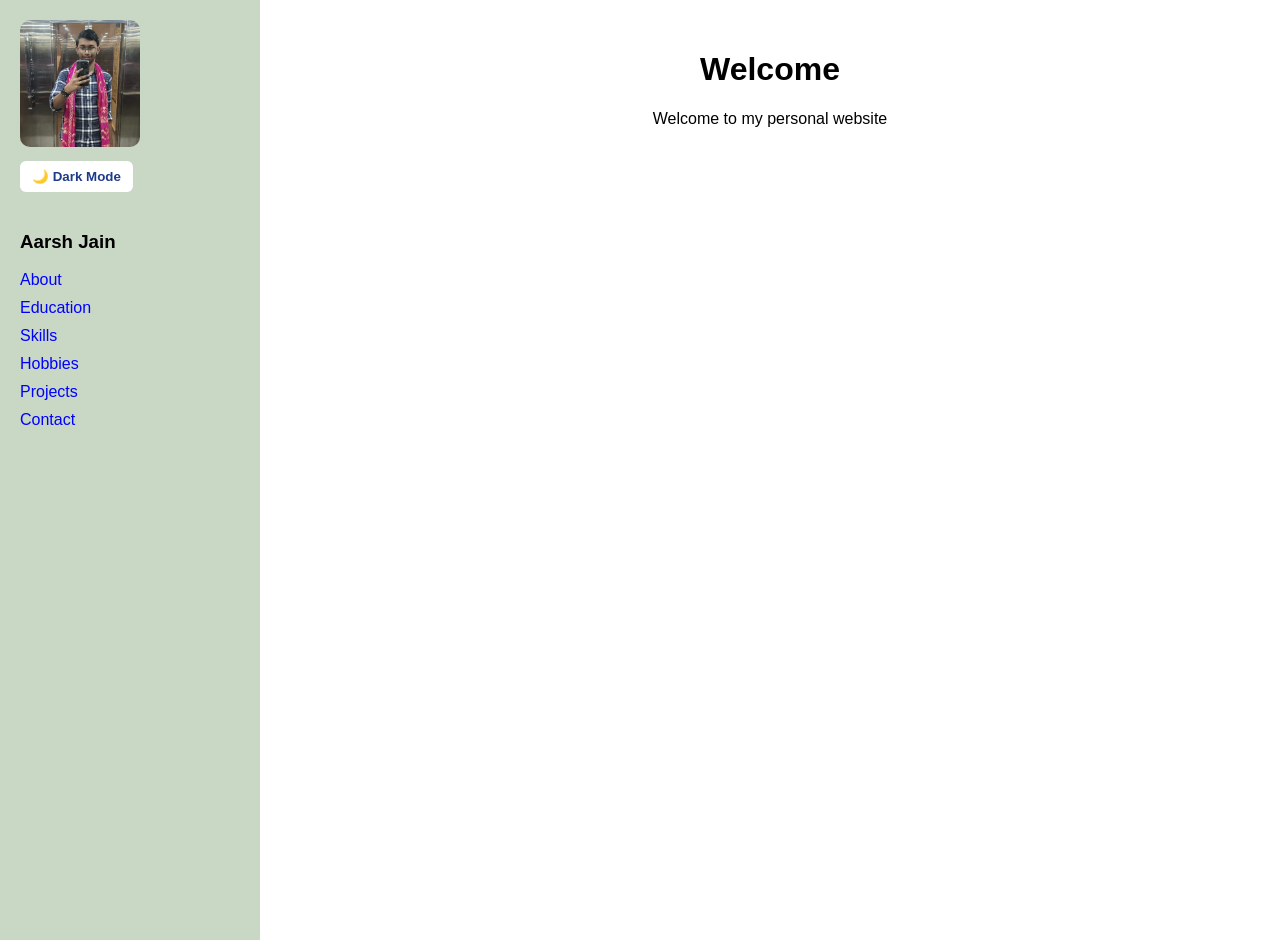
<file: index.html>
<!DOCTYPE html>
<html>
<head>
<title>Aarsh Jain</title>
<link rel="stylesheet" href="style.css">
</head>

<body>

<div class="container">

<div class="sidebar">

<img src="pfp.jpeg" width="120">
<button onclick="toggleDarkMode()" class="dark-btn">🌙 Dark Mode</button>
<h3>Aarsh Jain</h3>

<a href="index1.html">About</a>
<a href="index2.html">Education</a>
<a href="index3.html">Skills</a>
<a href="index4.html">Hobbies</a>
<a href="index5.html">Projects</a>
<a href="index6.html">Contact</a>

</div>

<div class="content">

<h1><center>Welcome</center></h1>

<p>
<center>Welcome to my personal website </center>
</p>

</div>

</div>
<script>
function toggleDarkMode(){
document.body.classList.toggle("dark-mode");
}
</script>
</body>
</html>
</file>
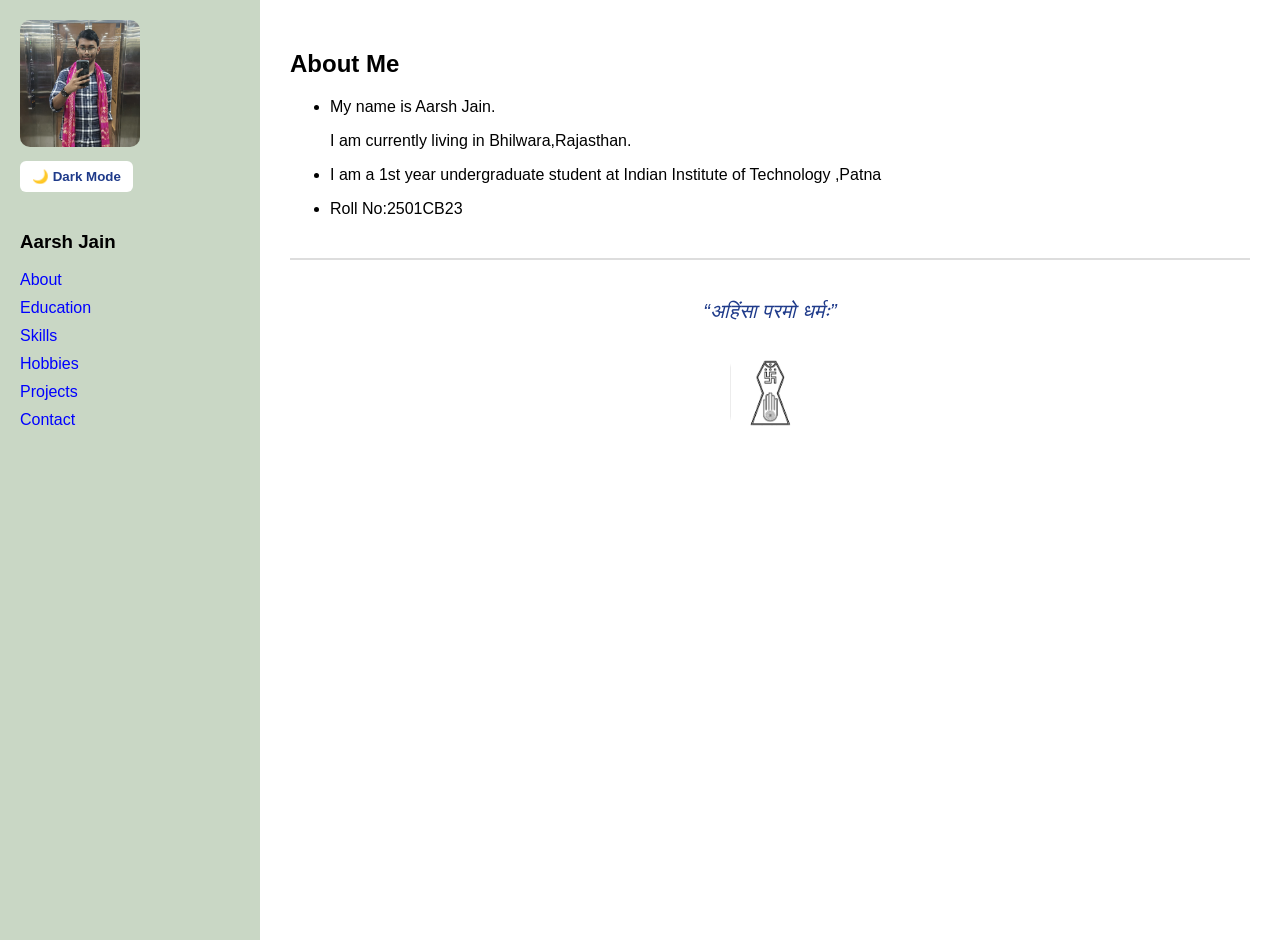
<file: index1.html>
<!DOCTYPE html>
<html>
<head>
<title>About Me</title>
<link rel="stylesheet" href="style.css">
</head>

<body>

<div class="container">

<div class="sidebar">

<img src="pfp.jpeg" width="120">
<button onclick="toggleDarkMode()" class="dark-btn">🌙 Dark Mode</button>
<h3>Aarsh Jain</h3>

<a href="index1.html">About</a>
<a href="index2.html">Education</a>
<a href="index3.html">Skills</a>
<a href="index4.html">Hobbies</a>
<a href="index5.html">Projects</a>
<a href="index6.html">Contact</a>

</div>

<div class="content">

<h2>About Me</h2>

<p>
<ul>
<li>My name is Aarsh Jain.</li>
<p>I am currently living in Bhilwara,Rajasthan.</p>
<li>I am a 1st year undergraduate student at Indian Institute of Technology ,Patna</li>
<p> </p>
<li>Roll No:2501CB23</li>

</ul>
</p>
<div class="quote">
<p>“अहिंसा परमो धर्मः”</p>
<img src="jain-symbol.png" alt="Jainism Symbol" class="jain-logo">
</div>
</div>

</div>

<script>
function toggleDarkMode(){
document.body.classList.toggle("dark-mode");
}
</script>
</body>
</html>
</file>
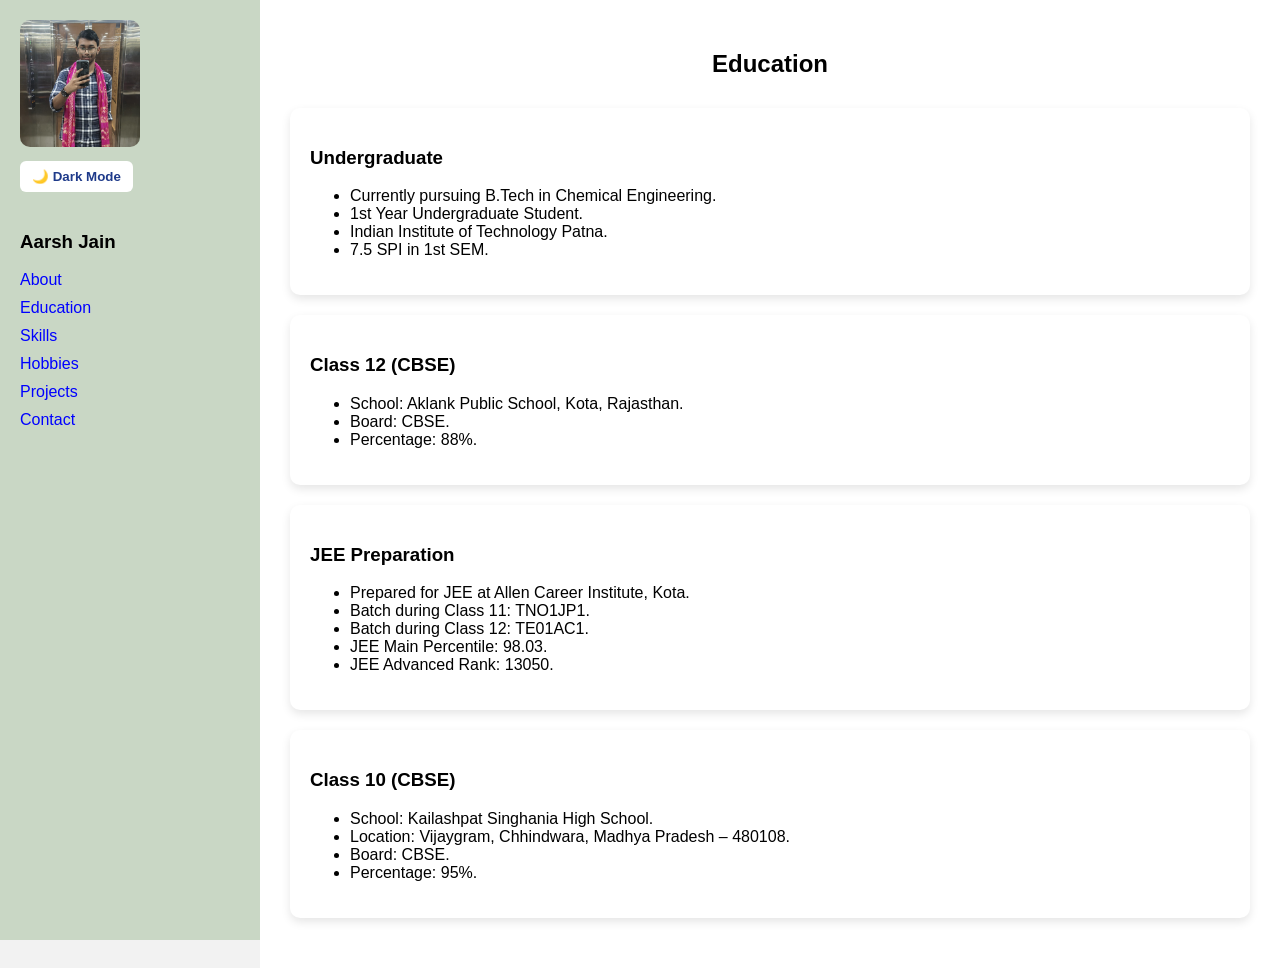
<file: index2.html>
<!DOCTYPE html>
<html>
<head>
<title>Education</title>
<link rel="stylesheet" href="style.css">

<style>

.edu-box{
margin-top:30px;
}

.edu-card{
background:white;
padding:20px;
margin-bottom:20px;
border-radius:10px;
box-shadow:0 4px 10px rgba(0,0,0,0.1);
transition:transform 0.3s, box-shadow 0.3s;
}

.edu-card:hover{
transform:translateY(-5px);
box-shadow:0 10px 18px rgba(0,0,0,0.2);
}

</style>

</head>

<body>

<div class="container">

<div class="sidebar">

<img src="pfp.jpeg" width="120">
<button onclick="toggleDarkMode()" class="dark-btn">🌙 Dark Mode</button>
<h3>Aarsh Jain</h3>

<a href="index1.html">About</a>
<a href="index2.html">Education</a>
<a href="index3.html">Skills</a>
<a href="index4.html">Hobbies</a>
<a href="index5.html">Projects</a>
<a href="index6.html">Contact</a>

</div>

<div class="content">

<h2 style="text-align:center;">Education</h2>

<div class="edu-box">

<div class="edu-card">
<h3>Undergraduate</h3>
<ul>
<li>Currently pursuing B.Tech in Chemical Engineering.</li>
<li>1st Year Undergraduate Student.</li>
<li>Indian Institute of Technology Patna.</li>
<li>7.5 SPI in 1st SEM.</li>
</ul>
</div>

<div class="edu-card">
<h3>Class 12 (CBSE)</h3>
<ul>
<li>School: Aklank Public School, Kota, Rajasthan.</li>
<li>Board: CBSE.</li>
<li>Percentage: 88%.</li>
</ul>
</div>

<div class="edu-card">
<h3>JEE Preparation</h3>
<ul>
<li>Prepared for JEE at Allen Career Institute, Kota.</li>
<li>Batch during Class 11: TNO1JP1.</li>
<li>Batch during Class 12: TE01AC1.</li>
<li>JEE Main Percentile: 98.03.</li>
<li>JEE Advanced Rank: 13050.</li>
</ul>
</div>

<div class="edu-card">
<h3>Class 10 (CBSE)</h3>
<ul>
<li>School: Kailashpat Singhania High School.</li>
<li>Location: Vijaygram, Chhindwara, Madhya Pradesh – 480108.</li>
<li>Board: CBSE.</li>
<li>Percentage: 95%.</li>
</ul>
</div>

</div>

</div>

</div>
<script>
function toggleDarkMode(){
document.body.classList.toggle("dark-mode");
}
</script>
</body>
</html>
</file>
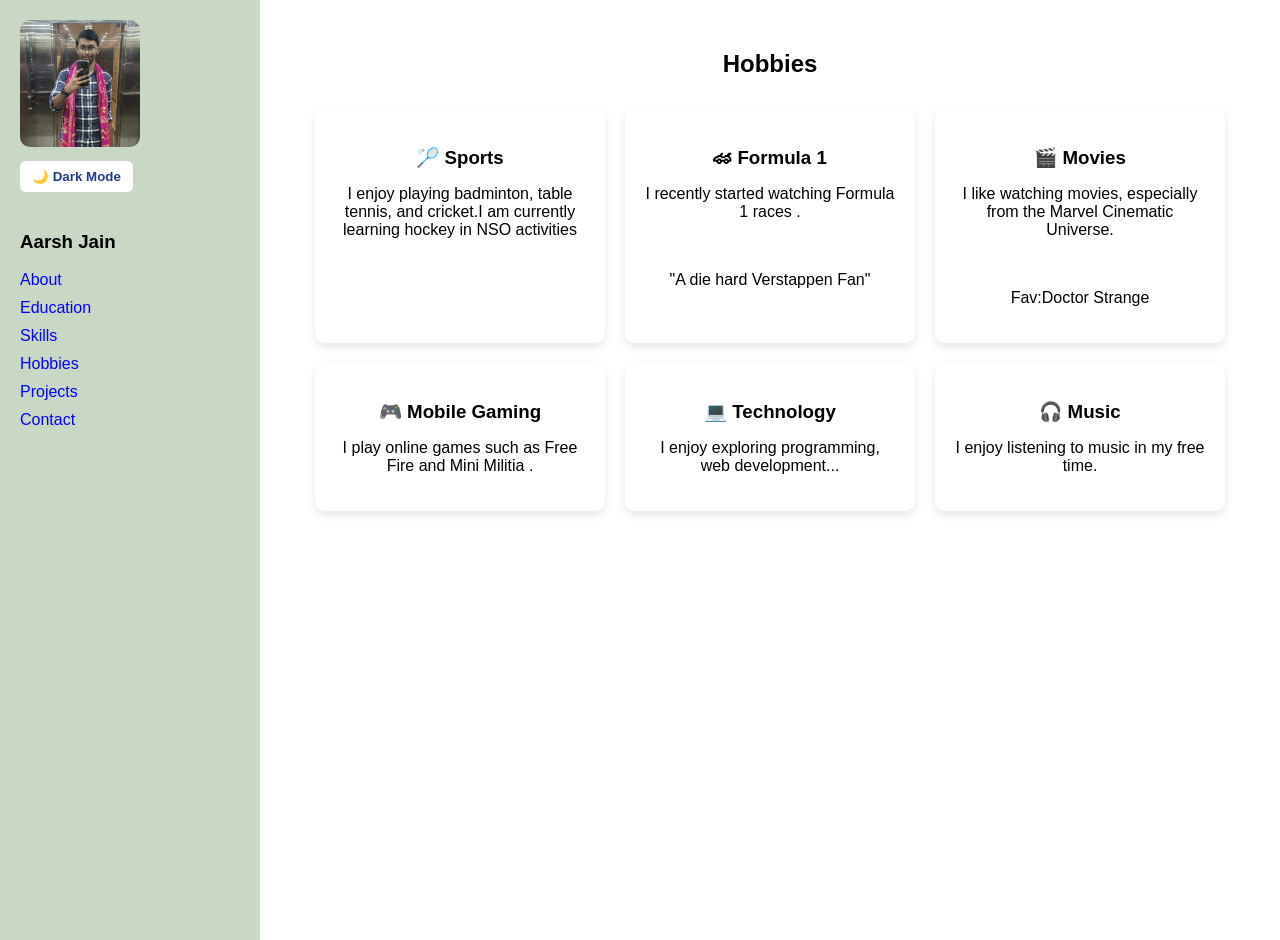
<file: index4.html>
<!DOCTYPE html>
<html>
<head>
<title>Hobbies</title>
<link rel="stylesheet" href="style.css">

<style>

.hobby-container{
display:flex;
flex-wrap:wrap;
gap:20px;
justify-content:center;
margin-top:30px;
}

.hobby-card{
background:white;
width:250px;
padding:20px;
border-radius:10px;
box-shadow:0 4px 10px rgba(0,0,0,0.1);
transition:transform 0.3s, box-shadow 0.3s, background 0.3s;
text-align:center;
}

.hobby-card:hover{
transform:translateY(-10px);
box-shadow:0 10px 20px rgba(0,0,0,0.2);
background:#f0f7ff;
}

.hobby-card h3{
margin-bottom:10px;
}

</style>

</head>

<body>

<div class="container">

<div class="sidebar">

<img src="pfp.jpeg" width="120">
<button onclick="toggleDarkMode()" class="dark-btn">🌙 Dark Mode</button>
<h3>Aarsh Jain</h3>

<a href="index1.html">About</a>
<a href="index2.html">Education</a>
<a href="index3.html">Skills</a>
<a href="index4.html">Hobbies</a>
<a href="index5.html">Projects</a>
<a href="index6.html">Contact</a>
</div>

<div class="content">

<h2 style="text-align:center;">Hobbies</h2>

<div class="hobby-container">

<div class="hobby-card">
<h3>🏸 Sports</h3>
<p>I enjoy playing badminton, table tennis, and cricket.I am currently learning hockey in NSO activities</p>
</div>

<div class="hobby-card">
<h3>🏎 Formula 1</h3>
<p>I recently started watching Formula 1 races .</p><br>
<p>"A die hard Verstappen Fan" </p>
</div>

<div class="hobby-card">
<h3>🎬 Movies</h3>
<p>I like watching movies, especially from the Marvel Cinematic Universe.</p> <br>
<p> Fav:Doctor Strange </p>
</div>

<div class="hobby-card">
<h3>🎮 Mobile Gaming</h3>
<p>I play online games such as Free Fire and Mini Militia .</p>
</div>

<div class="hobby-card">
<h3>💻 Technology</h3>
<p>I enjoy exploring programming, web development...</p>
</div>

<div class="hobby-card">
<h3>🎧 Music</h3>
<p>I enjoy listening to music in my free time.</p>
</div>
</div>

</div>

</div>
<script>
function toggleDarkMode(){
document.body.classList.toggle("dark-mode");
}
</script>
</body>
</html>
</file>
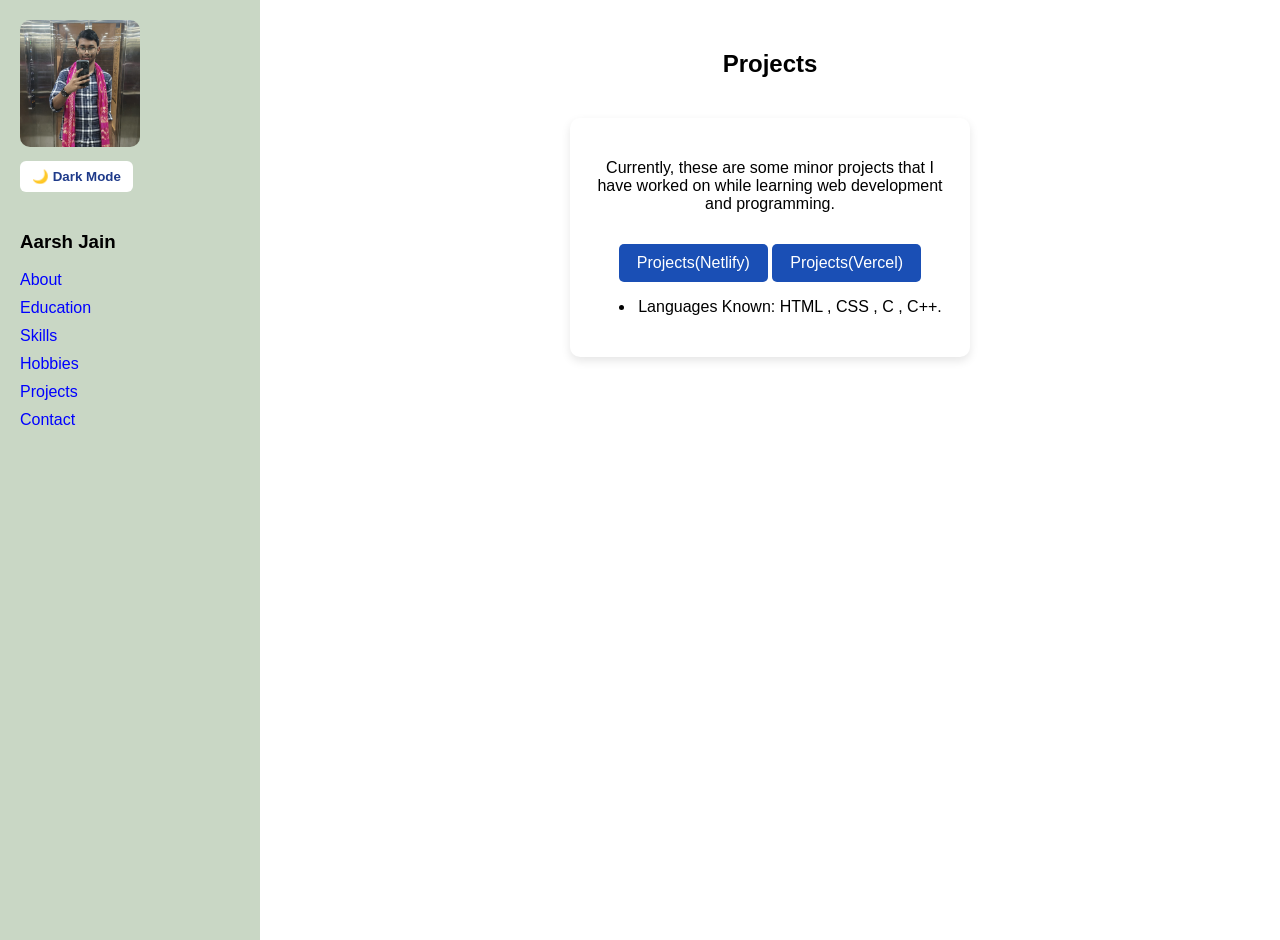
<file: index5.html>
<!DOCTYPE html>
<html>
<head>
<title>Projects</title>
<link rel="stylesheet" href="style.css">

<style>

.project-box{
text-align:center;
margin-top:40px;
}

.project-card{
background:white;
width:350px;
margin:auto;
padding:25px;
border-radius:10px;
box-shadow:0 4px 10px rgba(0,0,0,0.1);
transition:transform 0.3s, box-shadow 0.3s;
}

.project-card:hover{
transform:translateY(-8px);
box-shadow:0 10px 20px rgba(0,0,0,0.2);
}

.project-card a{
display:inline-block;
margin-top:15px;
padding:10px 18px;
background:#1a4fb5;
color:white;
text-decoration:none;
border-radius:5px;
}

.project-card a:hover{
background:#0f357f;
}

</style>

</head>

<body>

<div class="container">

<div class="sidebar">

<img src="pfp.jpeg" width="120">
<button onclick="toggleDarkMode()" class="dark-btn">🌙 Dark Mode</button>
<h3>Aarsh Jain</h3>

<a href="index1.html">About</a>
<a href="index2.html">Education</a>
<a href="index3.html">Skills</a>
<a href="index4.html">Hobbies</a>
<a href="index5.html">Projects</a>
<a href="index6.html">Contact</a>

</div>

<div class="content">

<h2 style="text-align:center;">Projects</h2>

<div class="project-box">

<div class="project-card">

<p>
Currently, these are some minor projects that I have worked on while learning 
web development and programming.
</p>

<a href="https://app.netlify.com/teams/aarshjain113/projects" target="_blank">
 Projects(Netlify)
</a>

<a href="https://vercel.com/aarsh-jains-projects" target="_blank">
 Projects(Vercel)
</a>

<center><ul><li> Languages Known: HTML , CSS , C , C++. </li></ul> </center>
</div>

</div>

</div>

</div>
<script>
function toggleDarkMode(){
document.body.classList.toggle("dark-mode");
}
</script>
</body>
</html>
</file>
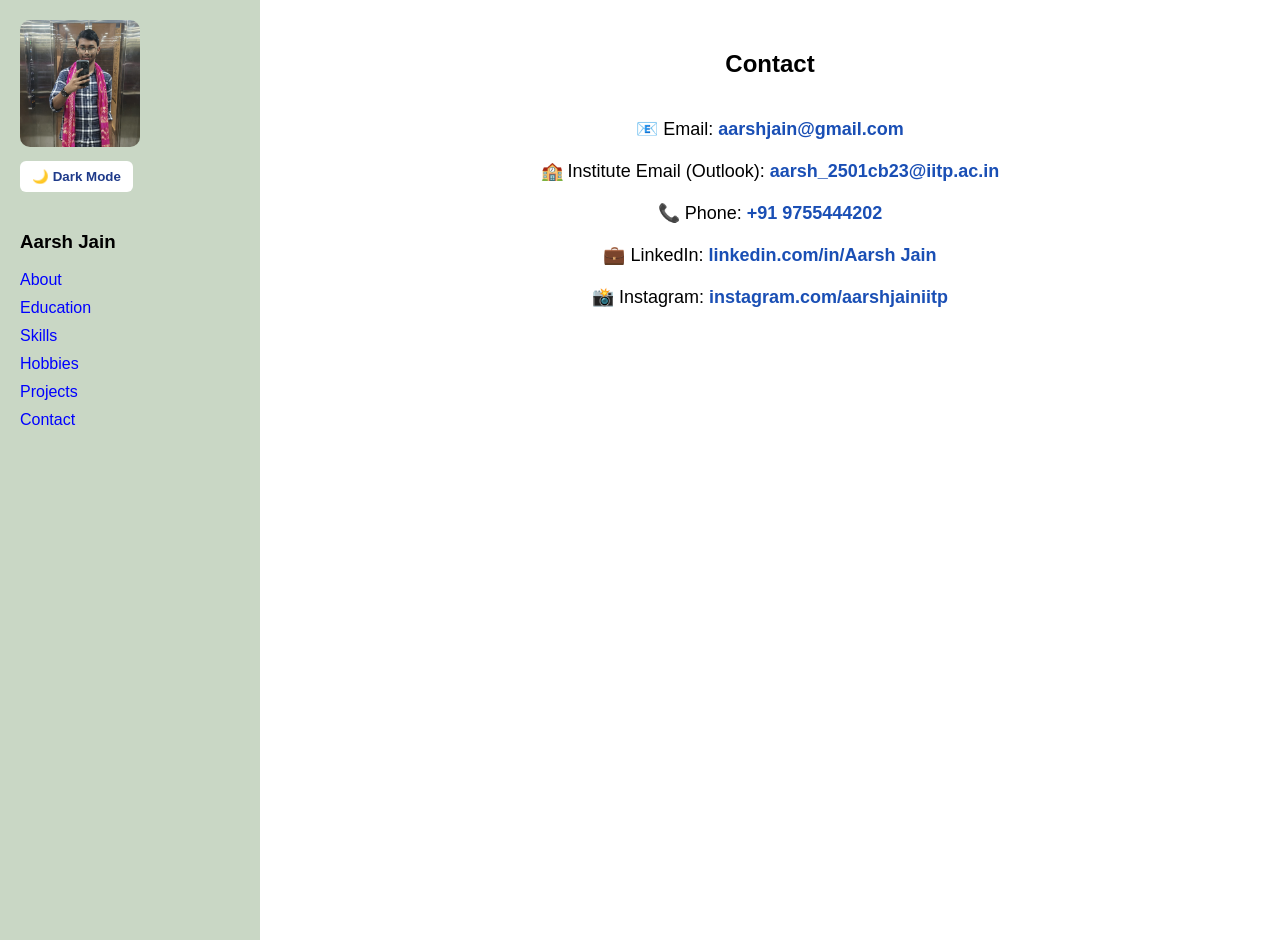
<file: index6.html>
<!DOCTYPE html>
<html>
<head>
<title>Contact</title>
<link rel="stylesheet" href="style.css">

<style>

.contact-box{
text-align:center;
margin-top:40px;
}

.contact-box ul{
list-style:none;
padding:0;
}

.contact-box li{
margin:20px 0;
font-size:18px;
}

.contact-box a{
text-decoration:none;
color:#1a4fb5;
font-weight:bold;
}

</style>

</head>

<body>

<div class="container">

<div class="sidebar">

<img src="pfp.jpeg" width="120">
<button onclick="toggleDarkMode()" class="dark-btn">🌙 Dark Mode</button>
<h3>Aarsh Jain</h3>
<a href="index1.html">About</a>
<a href="index2.html">Education</a>
<a href="index3.html">Skills</a>
<a href="index4.html">Hobbies</a>
<a href="index5.html">Projects</a>
<a href="index6.html">Contact</a>
</div>

<div class="content">

<h2 style="text-align:center;">Contact</h2>

<div class="contact-box">

<ul>

<li>
📧 Email:  
<a href="mailto:aarshjain113@gmail.com">aarshjain@gmail.com</a>
</li>

<li>
🏫 Institute Email (Outlook):  
<a href="mailto:aarsh_2501cb23@iitp.ac.in">aarsh_2501cb23@iitp.ac.in</a>
</li>

<li>
📞 Phone:  
<a href="tel:+91 9755444202">+91 9755444202</a>
</li>

<li>
💼 LinkedIn:  
<a href="https://www.linkedin.com/in/aarsh-jain-2049653a6/" target="_blank">
linkedin.com/in/Aarsh Jain
</a>
</li>

<li>
📸 Instagram:  
<a href="https://instagram.com/aarshjainiitp" target="_blank">
instagram.com/aarshjainiitp
</a>
</li>

</ul>

</div>

</div>

</div>
<script>
function toggleDarkMode(){
document.body.classList.toggle("dark-mode");
}
</script>
</body>
</html>
</file>
<file: style.css>
body{
font-family: Arial;
margin:0;
background:#f2f2f2;
}

.container{
display:flex;
}

.sidebar{
width:220px;
background:#c9d7c5;
padding:20px;
height:100vh;
}

.sidebar a{
display:block;
margin:10px 0;
text-decoration:none;
color:blue;
}

.content{
flex:1;
padding:30px;
background:white;
}

img{
border-radius:10px;
margin-bottom:10px;
}


.dark-btn{
margin-bottom:20px;
padding:8px 12px;
border:none;
border-radius:6px;
background:white;
color:#1e3a8a;
cursor:pointer;
font-weight:bold;
transition:0.3s;
}

.dark-btn:hover{
background:#ddd;
}



.dark-mode{
background:#0f172a;
color:#e2e8f0;
}



.dark-mode .sidebar{
background:linear-gradient(180deg,#020617,#1e293b);
}


.dark-mode .card,
.dark-mode .hobby-card,
.dark-mode .project-card,
.dark-mode .edu-card{
background:#1e293b;
color:#e2e8f0;
}

.dark-mode a{
color:#93c5fd;
}


.dark-mode .content{
background:transparent;
}
.quote{
margin-top:40px;
padding:20px;
text-align:center;
font-style:italic;
font-size:20px;
color:#1e3a8a;
border-top:2px solid #ddd;
}

.quote span{
display:block;
margin-top:10px;
font-size:14px;
color:gray;
}
.dark-mode .quote{
color:#93c5fd;
border-top:1px solid #444;
}

.jain-logo{
margin-top:15px;
width:80px;
height:auto;
transition:transform 0.3s;
}

.jain-logo:hover{
transform:scale(1.1);
}
</file>
